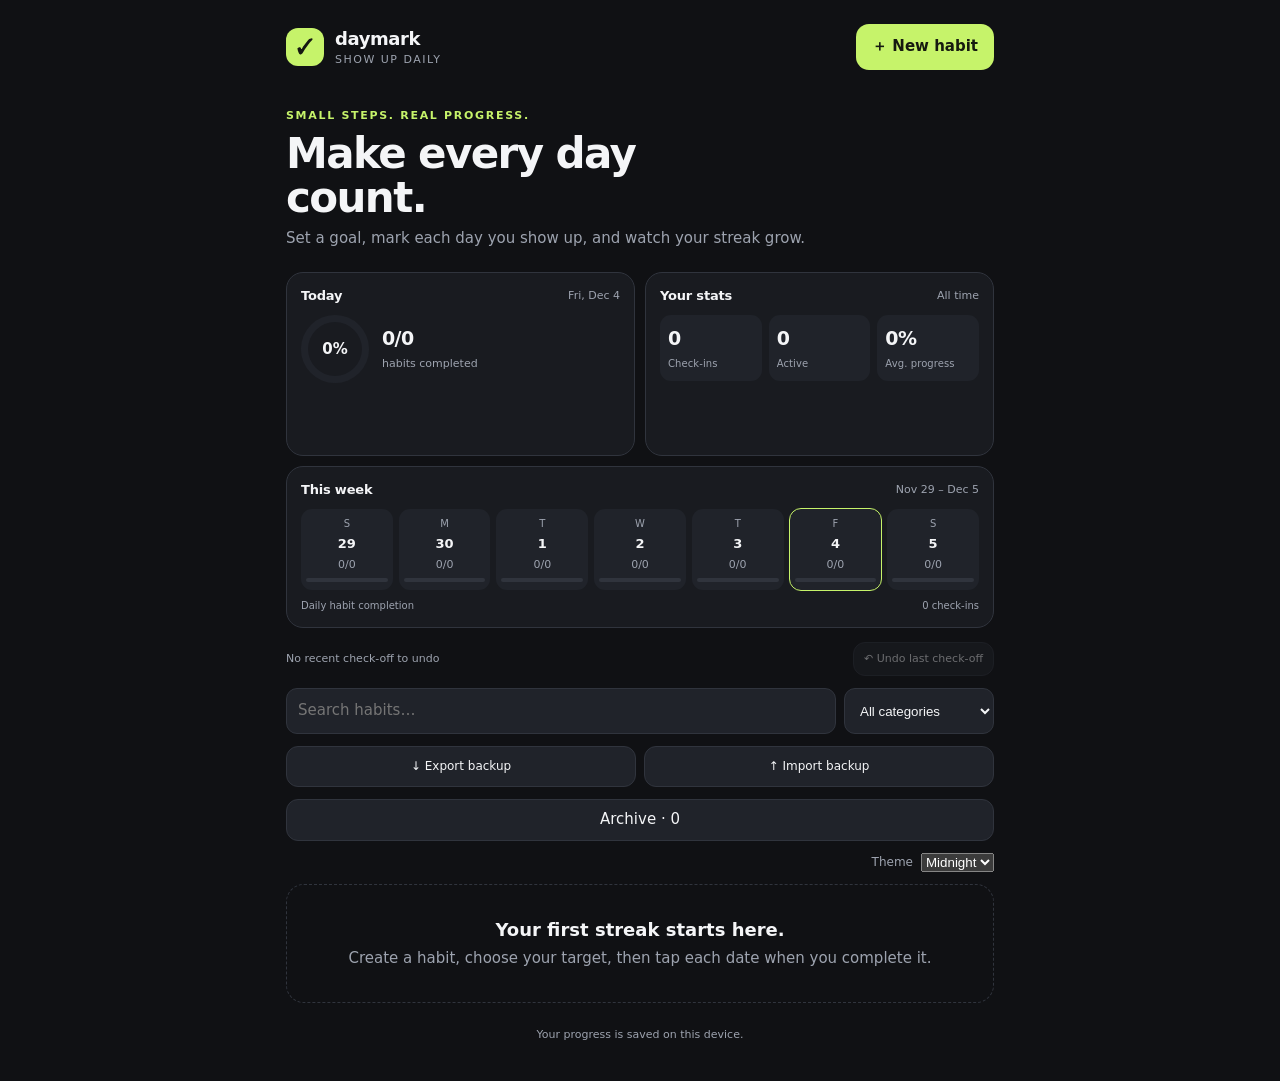
<file: index.html>
<!doctype html>
<html lang="en">
<head>
<meta charset="utf-8">
<meta name="viewport" content="width=device-width, initial-scale=1, viewport-fit=cover">
<meta name="theme-color" content="#101114">
<meta name="description" content="A simple habit calendar with progress insights, one day at a time.">
<link rel="manifest" href="manifest.webmanifest">
<link rel="icon" type="image/png" href="icons/daymark-any-192.png">
<link rel="apple-touch-icon" href="icons/apple-touch-180.png">
<title>Daymark — Keep your streak</title>
<style>
:root{color-scheme:dark;--bg:#101114;--panel:#191b20;--panel2:#20232a;--line:#30343d;--muted:#9da3af;--text:#f4f5f7;--accent:#c6f36a;--red:#ff7e7e;--cell:#23262d;--track:#343842}
:root[data-theme="light"]{color-scheme:light;--bg:#f4f5ef;--panel:#fff;--panel2:#eff1e9;--line:#dfe2d7;--muted:#747b6c;--text:#20231b;--accent:#668b29;--cell:#e6e9dd;--track:#d5d9ca}:root[data-theme="violet"]{--accent:#c3a5ff}:root[data-theme="ocean"]{--accent:#79d8df}
*{box-sizing:border-box}[hidden]{display:none!important}body{margin:0;background:var(--bg);color:var(--text);font:15px/1.45 system-ui,-apple-system,Segoe UI,Roboto,sans-serif}
button,input{font:inherit}button{cursor:pointer}.app{max-width:760px;margin:auto;padding:env(safe-area-inset-top) max(18px,env(safe-area-inset-left)) calc(28px + env(safe-area-inset-bottom)) max(18px,env(safe-area-inset-right))}
header{display:flex;align-items:center;justify-content:space-between;padding:24px 0 18px} .brand{display:flex;gap:11px;align-items:center}.mark{width:38px;height:38px;border-radius:12px;background:var(--accent);color:#151711;display:grid;place-items:center}.tick{width:100%;height:100%;fill:currentColor;display:block}.brand strong{font-size:18px;letter-spacing:-.4px}.brand small{display:block;color:var(--muted);font-size:11px;letter-spacing:1.5px;text-transform:uppercase}
button.primary{background:var(--accent);color:#161a10;border:0;border-radius:13px;padding:12px 16px;font-weight:750}button.ghost{background:var(--panel2);color:var(--text);border:1px solid var(--line);border-radius:12px;padding:9px 12px}
.intro{padding:20px 0 22px}.eyebrow{color:var(--accent);font-size:11px;font-weight:800;letter-spacing:1.7px;text-transform:uppercase}.intro h1{font-size:clamp(28px,6vw,42px);line-height:1.05;letter-spacing:-1.6px;margin:8px 0}.intro p{color:var(--muted);margin:8px 0 0}
.tasklist{display:grid;gap:14px}.empty{border:1px dashed var(--line);border-radius:18px;padding:32px 22px;text-align:center;color:var(--muted)}.empty b{display:block;color:var(--text);font-size:18px;margin-bottom:5px}
.task{background:var(--panel);border:1px solid var(--line);border-radius:20px;padding:17px;overflow:hidden}.tasktop{display:flex;justify-content:space-between;gap:12px;align-items:flex-start}.taskname{font-size:19px;font-weight:750;letter-spacing:-.4px;overflow-wrap:anywhere}.taskmeta{font-size:12px;color:var(--muted);margin-top:4px}.taskactions{display:flex;gap:5px;flex-wrap:wrap;justify-content:flex-end}.tasktools{display:flex;gap:5px}.tasktools .iconbtn{font-size:14px}.tasktop>div:first-child{min-width:0;flex:1}.taskmeta{overflow-wrap:anywhere}.taskactions,.tasktools{flex-wrap:nowrap;flex-shrink:0}.task.pinned{border-color:var(--accent)}.pinmark{color:var(--accent);font-size:11px;margin-left:6px}.bulkbar{display:flex;justify-content:space-between;align-items:center;gap:10px;margin:0 0 12px;padding:11px 12px;border:1px solid var(--line);border-radius:13px;background:var(--panel)}.bulkbar span{font-size:12px;color:var(--muted)}.bulkbar button{white-space:nowrap;font-size:12px;padding:9px 11px}.iconbtn{width:40px;height:40px;border-radius:10px;border:1px solid var(--line);background:var(--panel2);color:var(--muted)}
.stats{display:grid;grid-template-columns:1fr 1fr 1fr;gap:8px;margin:16px 0}.stat{background:var(--panel2);border-radius:12px;padding:10px}.stat b{display:block;font-size:20px;letter-spacing:-.6px}.stat span{font-size:10px;color:var(--muted);text-transform:uppercase;letter-spacing:1px}
.progresshead{display:flex;justify-content:space-between;color:var(--muted);font-size:12px;margin-bottom:7px}.bar{height:7px;border-radius:9px;background:var(--track);overflow:hidden}.bar i{display:block;height:100%;background:var(--accent);border-radius:9px}
.calhead{display:flex;justify-content:space-between;align-items:center;margin:19px 0 10px}.calhead strong{font-size:13px}.monthnav{display:flex;gap:6px}.monthnav button{width:40px;height:38px;padding:0}.week,.days{display:grid;grid-template-columns:repeat(7,1fr);gap:5px}.week span{text-align:center;color:var(--muted);font-size:10px;padding:4px 0}.day{aspect-ratio:1;border-radius:10px;background:var(--cell);border:1px solid transparent;color:var(--text);display:grid;place-items:center;position:relative;font-size:12px;padding:0}.day.blank{background:transparent}.day.out{opacity:.28}.day.done{background:var(--accent);color:#17200d;font-weight:850}.task .day.done{background:var(--task-accent,var(--accent))}.day.today{border-color:var(--accent)}.task .day.today{border-color:var(--task-accent,var(--accent))}.day:disabled{cursor:default;opacity:.4}.legend{display:flex;gap:14px;color:var(--muted);font-size:11px;margin-top:12px}.dot{display:inline-block;width:8px;height:8px;border-radius:3px;margin-right:5px;background:var(--accent)}.dot.pending{background:var(--track)}
.heatwrap{margin-top:17px;padding-top:13px;border-top:1px solid var(--line)}.heat{display:grid;grid-template-columns:repeat(13,1fr);grid-template-rows:repeat(29,7px);grid-auto-flow:column;gap:3px;margin-top:9px}.heatcell{background:var(--panel2);border-radius:2px}.heatcell.active{background:var(--accent)}.task .heatcell.active{background:var(--task-accent,var(--accent))}.heatlabel{font-size:11px;color:var(--muted)}.day.pop{animation:pop .35s ease}@keyframes pop{50%{transform:scale(1.18)}}
.note{font-size:11px;color:var(--muted);margin-top:12px}
dialog{border:1px solid var(--line);border-radius:20px;background:var(--panel);color:var(--text);width:min(440px,calc(100% - 28px));padding:22px;box-shadow:0 20px 80px #0009}dialog::backdrop{background:#000a}dialog h2{margin:0 0 16px;font-size:22px}.field{display:grid;gap:6px;margin:13px 0}.field label{font-size:12px;color:var(--muted)}.field input{width:100%;background:var(--panel2);border:1px solid var(--line);border-radius:11px;padding:12px;color:var(--text)}.formactions{display:flex;justify-content:flex-end;gap:8px;margin-top:20px}.danger{color:var(--red)!important}
.restart-copy{color:var(--muted);font-size:13px;line-height:1.5}.restart-highlight{background:var(--panel2);border:1px solid var(--line);border-radius:12px;padding:12px;margin:12px 0}.restart-highlight b{color:var(--accent)}

#splash{position:fixed;inset:0;z-index:9999;background:#101114;display:grid;place-items:center;opacity:1;visibility:visible;transition:opacity .35s ease,visibility .35s ease}
#splash.hide{opacity:0;visibility:hidden;pointer-events:none}
.splash-logo{width:88px;height:88px;border-radius:28px;background:#c6f36a;color:#151711;display:grid;place-items:center;box-shadow:0 12px 45px #0005}
@media(prefers-reduced-motion:reduce){#splash{transition:none}}

.dashboard{display:grid;grid-template-columns:repeat(2,minmax(0,1fr));gap:10px;margin:0 0 14px;align-items:stretch}
.dashcard{background:var(--panel);border:1px solid var(--line);border-radius:17px;padding:14px;min-width:0;min-height:184px;display:flex;flex-direction:column;justify-content:flex-start}
.dashhead{display:flex;justify-content:space-between;align-items:center;gap:8px;margin-bottom:10px}
.dashhead strong{font-size:13px;letter-spacing:-.2px}
.dashmuted{font-size:11px;color:var(--muted)}
.todaycard{display:flex;align-items:center;gap:13px}
.ring{width:68px;height:68px;border-radius:50%;display:grid;place-items:center;flex:none;background:conic-gradient(var(--accent) var(--progress),var(--panel2) 0);position:relative}
.ring:before{content:"";position:absolute;inset:7px;border-radius:50%;background:var(--panel)}
.ring b{position:relative;font-size:15px}
.todaycopy b{display:block;font-size:19px;letter-spacing:-.6px}
.todaycopy span{font-size:11px;color:var(--muted)}
.weekly{grid-column:1/-1;min-height:0}
.weekstrip{display:grid;grid-template-columns:repeat(7,1fr);gap:6px}
.weekday{background:var(--panel2);border-radius:11px;padding:8px 3px;text-align:center;min-width:0}
.weekday .wd{font-size:10px;color:var(--muted)}
.weekday .wdnum{font-size:13px;font-weight:750;margin:3px 0}
.weekday .wdbar{height:4px;border-radius:5px;background:var(--line);overflow:hidden;margin:5px 2px 0}
.weekday .wdbar i{display:block;height:100%;background:var(--accent)}
.weekday.today{outline:1px solid var(--accent)}
.weeklyfoot{display:flex;justify-content:space-between;gap:8px;margin-top:9px;color:var(--muted);font-size:10px}
.globalstats{display:grid;grid-template-columns:repeat(3,minmax(0,1fr));gap:7px;align-items:stretch}
.globalstat{background:var(--panel2);border-radius:11px;padding:10px 8px;min-width:0;display:flex;flex-direction:column;justify-content:center;gap:5px}
.globalstat b{display:block;font-size:19px;letter-spacing:-.5px}
.globalstat span{font-size:10px;line-height:1.25;color:var(--muted);text-transform:none;letter-spacing:.1px;overflow-wrap:normal;word-break:normal}
.dashactions{display:flex;align-items:center;justify-content:space-between;gap:8px;margin:0 0 12px}
.dashactions button{font-size:11px;padding:8px 10px}
button:disabled{cursor:default;opacity:.4}
@media(max-width:390px){.dashboard{gap:7px}.dashcard{padding:11px}.todaycard{gap:8px}.ring{width:58px;height:58px}.globalstat{padding:7px}.globalstat b{font-size:17px}}


.toolsbar{display:grid;grid-template-columns:1fr 150px;gap:8px;margin:0 0 12px}
.toolsbar input,.toolsbar select,.field select,.field textarea{width:100%;background:var(--panel2);border:1px solid var(--line);border-radius:11px;padding:11px;color:var(--text)}
.v9actions{display:flex;gap:6px;flex-wrap:wrap;margin-top:12px}
.v9actions button{font-size:11px;padding:8px 10px}
.task.paused{opacity:.72;border-style:dashed}.task .day.done{background:var(--task-accent,var(--accent))}
.task.archived{opacity:.82}
.taskbadge{display:inline-flex;padding:3px 7px;border-radius:7px;background:var(--panel2);color:var(--muted);font-size:10px;margin:5px 4px 0 0}
.achievement{display:inline-flex;padding:4px 7px;border-radius:7px;background:color-mix(in srgb,var(--task-accent,var(--accent)) 17%,var(--panel2));color:var(--text);font-size:10px;margin:5px 4px 0 0}
.note-preview{margin-top:8px;padding:9px 10px;border-left:2px solid var(--task-accent,var(--accent));background:var(--panel2);border-radius:0 9px 9px 0;color:var(--muted);font-size:11px}
.archivehead{display:flex;justify-content:space-between;align-items:center;margin:18px 0 10px}
.archivehead strong{font-size:13px}
.focus-exit{display:none;position:fixed;right:16px;bottom:calc(18px + env(safe-area-inset-bottom));z-index:1000;box-shadow:0 8px 30px #0007}
body.focus-mode .task:not(.focused),body.focus-mode .dashboard,body.focus-mode .intro,body.focus-mode .toolsbar,body.focus-mode .bulkbar,body.focus-mode .dashactions,body.focus-mode #archiveToggle,body.focus-mode #archiveHead,body.focus-mode #archiveList,body.focus-mode footer{display:none!important}
body.focus-mode .app>header,body.focus-mode #theme{display:none!important}
body.focus-mode .task.focused{max-width:100%}
body.focus-mode .focus-exit{display:block}
@media(max-width:420px){.toolsbar{grid-template-columns:1fr 120px}.v9actions button{padding:7px 8px}}


.backupbar{display:grid;grid-template-columns:repeat(2,minmax(0,1fr));gap:8px;margin:0 0 12px}
.backupbar button{width:100%;white-space:nowrap;padding:11px 8px;font-size:12px}
.dashboard>.dashcard:not(.weekly){min-height:184px}
@media(max-width:390px){.dashboard{grid-template-columns:1fr}.dashboard>.dashcard:not(.weekly){min-height:0}.globalstat{padding:10px}.globalstat span{font-size:11px}.backupbar button{font-size:11px}}

footer{text-align:center;color:var(--muted);font-size:11px;padding:24px 0 10px}
@media(min-width:620px){.app{padding-left:max(26px,env(safe-area-inset-left));padding-right:max(26px,env(safe-area-inset-right))}.task{padding:21px}.day{border-radius:12px;font-size:13px}}

.streak-presets{display:grid;grid-template-columns:repeat(3,minmax(0,1fr));gap:8px}
.streak-preset{min-height:42px;border:1px solid var(--line);border-radius:11px;background:var(--panel2);color:var(--text);font-weight:650;padding:8px 5px}
.streak-preset.selected{border-color:var(--accent);background:var(--accent);color:#151515}
@media(max-width:520px){.tasktop{display:flex;flex-direction:column;align-items:stretch;gap:9px}.taskactions{width:100%;justify-content:flex-start;gap:5px}.tasktools{gap:5px}.taskactions .iconbtn{flex:0 0 40px}.taskmeta{max-width:100%}}

.celebration-dialog{width:min(92vw,430px);border:1px solid var(--line);border-radius:24px;padding:0;background:var(--panel);color:var(--text);overflow:hidden;box-shadow:0 24px 90px #0009}
.celebration-dialog::backdrop{background:#050609d9;backdrop-filter:blur(5px)}
.celebration-content{position:relative;text-align:center;padding:34px 24px 24px;overflow:hidden}
.celebration-trophy{font-size:62px;line-height:1.2;position:relative;z-index:1;animation:trophy-pop .75s cubic-bezier(.2,1.6,.4,1) both}
.celebration-eyebrow{font-size:11px;letter-spacing:2px;font-weight:850;color:var(--accent);margin:15px 0 7px}
.celebration-content h2{font-size:28px;margin:0 0 9px;letter-spacing:-.8px}
.celebration-content>p:not(.celebration-eyebrow){color:var(--muted);line-height:1.5;margin:0 auto;max-width:290px}
.celebration-actions{display:flex;gap:9px;justify-content:center;margin-top:25px;flex-wrap:wrap}
.celebration-actions button{flex:1;min-width:125px}
.celebration-confetti{position:absolute;inset:0;pointer-events:none;overflow:hidden}
.celebration-confetti i{position:absolute;top:-15px;width:8px;height:14px;border-radius:3px;background:var(--accent);animation:confetti-fall 1.8s ease-out both}
.celebration-confetti i:nth-child(1){left:8%;animation-delay:.05s;background:#ffc66d;transform:rotate(25deg)}
.celebration-confetti i:nth-child(2){left:22%;animation-delay:.2s;background:#79d8df}
.celebration-confetti i:nth-child(3){left:37%;animation-delay:.0s;background:#c3a5ff}
.celebration-confetti i:nth-child(4){left:58%;animation-delay:.15s;background:#ffadad}
.celebration-confetti i:nth-child(5){left:73%;animation-delay:.08s;background:#ffc66d}
.celebration-confetti i:nth-child(6){left:91%;animation-delay:.25s;background:#79d8df}
.celebration-confetti i:nth-child(7){left:48%;animation-delay:.3s;background:#c3a5ff}
.celebration-confetti i:nth-child(8){left:83%;animation-delay:.35s;background:#91d6a8}
@keyframes trophy-pop{0%{transform:translateY(18px) scale(.35);opacity:0}70%{transform:translateY(-5px) scale(1.12)}100%{transform:translateY(0) scale(1);opacity:1}}
@keyframes confetti-fall{0%{transform:translateY(-15px) rotate(0);opacity:0}15%{opacity:1}100%{transform:translateY(190px) rotate(390deg);opacity:0}}
</style>
</head>
<body>
<div id="splash" aria-label="Daymark"><div class="splash-logo"><svg class="tick" viewBox="0 0 100 100" aria-hidden="true"><path d="M35.39 68.47 L36.31 69.03 L37.50 69.47 L38.20 69.59 L39.04 69.54 L40.17 69.17 L41.01 68.73 L41.85 68.08 L42.91 66.99 L44.66 64.54 L49.67 56.04 L56.92 45.93 L62.66 38.48 L67.70 32.94 L69.24 31.04 L69.76 29.99 L69.89 29.00 L69.73 28.34 L69.17 27.53 L68.82 27.32 L68.12 27.25 L65.66 27.91 L63.55 28.10 L62.71 28.30 L61.99 28.65 L61.24 29.20 L58.48 31.60 L56.90 33.29 L53.79 37.24 L50.21 41.99 L46.75 46.98 L45.08 48.62 L42.70 53.51 L41.92 54.73 L41.22 55.39 L40.59 55.53 L40.03 55.22 L39.61 54.42 L39.12 52.91 L38.62 52.01 L37.90 51.19 L36.94 50.66 L35.96 50.56 L34.48 50.86 L31.32 52.33 L30.69 52.81 L30.31 53.51 L30.24 54.49 L30.97 58.29 L31.39 59.90 L32.49 62.99 L33.71 65.87 L34.62 67.53Z"/></svg></div></div>
<div class="app">
<header><div class="brand"><div class="mark"><svg class="tick" viewBox="0 0 100 100" aria-hidden="true"><path d="M35.39 68.47 L36.31 69.03 L37.50 69.47 L38.20 69.59 L39.04 69.54 L40.17 69.17 L41.01 68.73 L41.85 68.08 L42.91 66.99 L44.66 64.54 L49.67 56.04 L56.92 45.93 L62.66 38.48 L67.70 32.94 L69.24 31.04 L69.76 29.99 L69.89 29.00 L69.73 28.34 L69.17 27.53 L68.82 27.32 L68.12 27.25 L65.66 27.91 L63.55 28.10 L62.71 28.30 L61.99 28.65 L61.24 29.20 L58.48 31.60 L56.90 33.29 L53.79 37.24 L50.21 41.99 L46.75 46.98 L45.08 48.62 L42.70 53.51 L41.92 54.73 L41.22 55.39 L40.59 55.53 L40.03 55.22 L39.61 54.42 L39.12 52.91 L38.62 52.01 L37.90 51.19 L36.94 50.66 L35.96 50.56 L34.48 50.86 L31.32 52.33 L30.69 52.81 L30.31 53.51 L30.24 54.49 L30.97 58.29 L31.39 59.90 L32.49 62.99 L33.71 65.87 L34.62 67.53Z"/></svg></div><div><strong>daymark</strong><small>show up daily</small></div></div><button class="primary" id="addBtn">＋ New habit</button></header>
<section class="intro"><div class="eyebrow">Small steps. Real progress.</div><h1>Make every day<br>count.</h1><p>Set a goal, mark each day you show up, and watch your streak grow.</p></section>
<section class="dashboard" id="dashboard">
  <div class="dashcard">
    <div class="dashhead"><strong>Today</strong><span class="dashmuted" id="todayLabel"></span></div>
    <div class="todaycard"><div class="ring" id="todayRing" style="--progress:0deg"><b id="todayPct">0%</b></div><div class="todaycopy"><b id="todayCount">0/0</b><span>habits completed</span></div></div>
  </div>
  <div class="dashcard">
    <div class="dashhead"><strong>Your stats</strong><span class="dashmuted">All time</span></div>
    <div class="globalstats"><div class="globalstat"><b id="statChecks">0</b><span>Check-ins</span></div><div class="globalstat"><b id="statActive">0</b><span>Active</span></div><div class="globalstat"><b id="statRate">0%</b><span>Avg. progress</span></div></div>
  </div>
  <div class="dashcard weekly">
    <div class="dashhead"><strong>This week</strong><span class="dashmuted" id="weekRange"></span></div>
    <div class="weekstrip" id="weekStrip"></div>
    <div class="weeklyfoot"><span>Daily habit completion</span><span id="weekTotal">0 check-ins</span></div>
  </div>
</section>
<div class="dashactions"><span class="dashmuted" id="undoHint">Your latest check-off can be undone</span><button class="ghost" id="undoBtn" disabled>↶ Undo last check-off</button></div>
<div class="toolsbar"><input id="habitSearch" type="search" placeholder="Search habits…" aria-label="Search habits"><select id="categoryFilter" aria-label="Filter by category"><option value="all">All categories</option><option>Health</option><option>Fitness</option><option>Learning</option><option>Productivity</option><option>Personal</option><option>Other</option></select></div>
<div class="backupbar"><button class="ghost" id="exportBtn">↓ Export backup</button><button class="ghost" id="importBtn">↑ Import backup</button><input type="file" id="importFile" accept="application/json,.json" hidden></div>
<button class="ghost" id="archiveToggle" style="width:100%;margin-bottom:12px">Archive · <span id="archiveCount">0</span></button>
<div id="archiveHead" class="archivehead" hidden><strong>Archived habits</strong><span class="dashmuted">History kept safely</span></div><main id="archiveList" class="tasklist" hidden></main>
<button class="primary focus-exit" id="exitFocus">Exit focus mode</button>
<div style="display:flex;justify-content:flex-end;align-items:center;gap:8px;margin-bottom:12px;color:var(--muted);font-size:12px">Theme <select id="theme"><option value="dark">Midnight</option><option value="light">Light</option><option value="violet">Violet</option><option value="ocean">Ocean</option></select></div><div class="bulkbar" id="bulkBar"><span id="bulkInfo">Mark today across your active habits</span><button class="primary" id="bulkComplete">✓ Mark all today</button></div><main id="taskList" class="tasklist"></main>
<footer>Your progress is saved on this device.</footer>
</div>
<dialog id="taskDialog">
<form id="taskForm">
<h2 id="dialogTitle">Create a habit</h2>
<div class="field"><label for="taskName">What do you want to do?</label><input id="taskName" maxlength="70" placeholder="e.g. Read 20 pages" required></div>
<div class="field"><label for="taskCategory">Category</label><select id="taskCategory"><option>Health</option><option>Fitness</option><option>Learning</option><option>Productivity</option><option>Personal</option><option>Other</option></select></div>
<div class="field"><label for="taskColor">Habit colour</label><select id="taskColor"><option value="">Use theme colour</option><option value="#c6f36a">Lime</option><option value="#79d8df">Ocean</option><option value="#c3a5ff">Violet</option><option value="#ffadad">Coral</option><option value="#ffc66d">Amber</option><option value="#91d6a8">Mint</option></select></div><div class="formactions"><button type="button" class="ghost" id="cancelBtn">Cancel</button><button class="primary" type="submit">Save habit</button></div>
</form>
</dialog>
<dialog id="streakDialog"><form id="streakForm"><h2>Start a new streak</h2><p class="restart-copy" id="streakPromptDate">Selected date</p><div class="field"><label>Choose a streak length</label><div class="streak-presets" role="group" aria-label="Streak length presets"><button type="button" class="streak-preset" data-days="7">7 days</button><button type="button" class="streak-preset" data-days="21">21 days</button><button type="button" class="streak-preset selected" data-days="30">30 days</button><button type="button" class="streak-preset" data-days="60">60 days</button><button type="button" class="streak-preset" data-days="90">90 days</button><button type="button" class="streak-preset" data-days="365">365 days</button></div></div><div class="field"><label for="streakCustomLength">Custom number of days</label><input id="streakCustomLength" type="number" min="1" max="3660" placeholder="Enter a custom duration"></div><input id="streakLength" type="hidden" value="30"><div class="formactions"><button type="button" class="ghost" id="streakCancel">Cancel</button><button class="primary" type="submit">Start streak</button></div></form></dialog>
<dialog id="streakCompleteDialog" class="celebration-dialog">
 <div class="celebration-content">
  <div class="celebration-confetti" aria-hidden="true"><i></i><i></i><i></i><i></i><i></i><i></i><i></i><i></i></div>
  <div class="celebration-trophy" aria-hidden="true">🏆</div>
  <p class="celebration-eyebrow">STREAK COMPLETED</p>
  <h2 id="streakCompleteTitle">You did it!</h2>
  <p id="streakCompleteMessage">You showed up every day and completed your goal.</p>
  <div class="celebration-actions">
   <button type="button" class="ghost" id="celebrationDone">Maybe later</button>
   <button type="button" class="primary" id="celebrationExtend">Extend my streak</button>
  </div>
 </div>
</dialog>
<dialog id="noteDialog"><form id="noteForm"><h2>Daily note</h2><div class="field"><label for="noteDate">Date</label><input id="noteDate" type="date" required></div><div class="field"><label for="noteText">What would you like to remember?</label><textarea id="noteText" rows="4" maxlength="500" placeholder="A quick reflection, detail or win…"></textarea></div><div class="formactions"><button type="button" class="ghost" id="noteCancel">Cancel</button><button class="primary" type="submit">Save note</button></div></form></dialog>
<script>window.addEventListener("load",function(){setTimeout(function(){var e=document.getElementById("splash");if(e)e.classList.add("hide")},650)})</script>
<script>
const $=s=>document.querySelector(s), todayISO=()=>{const d=new Date();d.setMinutes(d.getMinutes()-d.getTimezoneOffset());return d.toISOString().slice(0,10)};
const DATE_RE=/^\d{4}-\d{2}-\d{2}$/,CATS=['Health','Fitness','Learning','Productivity','Personal','Other'];
let loadFailed=false;
function validDate(s){return typeof s==='string'&&DATE_RE.test(s)&&iso(dateObj(s))===s}
function cleanDates(a){return Array.isArray(a)?[...new Set(a.filter(validDate))].sort():[]}
function normTask(t){
 if(!t||typeof t!=='object'||typeof t.name!=='string')return null;
 let days=Math.min(3660,Math.max(0,Math.floor(Number(t.days))||0));
 const start=validDate(t.start)&&days>0?t.start:'';if(!start)days=0;
 const out={id:typeof t.id==='string'&&/^[\w-]{1,64}$/.test(t.id)?t.id:crypto.randomUUID(),name:t.name.slice(0,70)||'Untitled',category:CATS.includes(t.category)?t.category:'Personal',color:/^#[0-9a-f]{6}$/i.test(t.color||'')?t.color:'',days,start,done:cleanDates(t.done),history:[],notes:{}};
 for(const h of Array.isArray(t.history)?t.history:[]){if(!h||typeof h!=='object')continue;const hd=Math.min(3660,Math.max(0,Math.floor(Number(h.days))||0)),hs=validDate(h.start)&&hd>0?h.start:'';out.history.push({start:hs,days:hs?hd:0,done:cleanDates(h.done),endedAt:validDate(h.endedAt)?h.endedAt:''})}
 if(t.notes&&typeof t.notes==='object')for(const k of Object.keys(t.notes))if(validDate(k)&&typeof t.notes[k]==='string')out.notes[k]=t.notes[k].slice(0,500);
 ['paused','archived','pinned'].forEach(k=>{if(t[k])out[k]=true});
 if(out.paused&&validDate(t.pausedAt))out.pausedAt=t.pausedAt;
 out.pauses=(Array.isArray(t.pauses)?t.pauses:[]).filter(r=>r&&validDate(r.from)&&validDate(r.to)&&r.from<=r.to).map(r=>({from:r.from,to:r.to}));
 if(Number.isFinite(t.order))out.order=t.order;
 if(start){const end=addDays(start,days-1),inH=new Set(out.history.flatMap(h=>h.done));out.done=out.done.filter(d=>(d>=start&&d<=end)||!inH.has(d))}
 return out;
}
function dedupeIds(list){const seen=new Set();return list.map(t=>{if(seen.has(t.id))t.id=crypto.randomUUID();seen.add(t.id);return t})}
function loadTasks(){
 let raw='[]';
 try{raw=localStorage.getItem('daymark-tasks-v2')||localStorage.getItem('daymark-tasks')||'[]';const p=JSON.parse(raw),arr=Array.isArray(p)?p:p&&p.tasks;if(!Array.isArray(arr))throw new Error('bad');return dedupeIds(arr.map(normTask).filter(Boolean))}
 catch(e){loadFailed=true;try{localStorage.setItem('daymark-corrupt-backup',raw)}catch(_){}return[]}
}
let tasks=loadTasks(), editing=null, monthOffsets={}, popDate=null;
let undoAction=null;try{undoAction=JSON.parse(localStorage.getItem('daymark-undo-v8')||'null')}catch(e){}
let archiveOpen=false, noteTaskId=null, focusTaskId=null;
const savedTheme=localStorage.getItem('daymark-theme')||'dark';document.documentElement.dataset.theme=savedTheme;
function save(){try{localStorage.setItem('daymark-tasks-v2',JSON.stringify(tasks))}catch(e){toast('Could not save — device storage may be full.')}render()}
function dateObj(s){const [y,m,d]=s.split('-').map(Number);return new Date(y,m-1,d)}
function iso(d){return `${d.getFullYear()}-${String(d.getMonth()+1).padStart(2,'0')}-${String(d.getDate()).padStart(2,'0')}`}
function addDays(s,n){const d=dateObj(s);d.setDate(d.getDate()+n);return iso(d)}
function esc(s){return s.replace(/[&<>"']/g,c=>({'&':'&amp;','<':'&lt;','>':'&gt;','"':'&quot;',"'":'&#39;'}[c]))}
function inWin(t,d){return !!t.start&&Number(t.days)>0&&d>=t.start&&d<=addDays(t.start,Number(t.days)-1)}
function completedSet(t){return new Set([...(t.done||[]),...(t.history||[]).flatMap(h=>h.done||[])])}
function isPaused(t,d){return (t.pauses||[]).some(r=>d>=r.from&&d<=r.to)||!!(t.paused&&t.pausedAt&&d>=t.pausedAt)}
function prevActive(t,d){let p=addDays(d,-1),n=0;while(isPaused(t,p)&&n++<3700)p=addDays(p,-1);return p}
function canContinue(t,d){return inWin(t,d)&&!(t.done||[]).includes(d)&&completedSet(t).has(prevActive(t,d))}
function streak(t){if(!inWin(t,t.start))return 0;const end=addDays(t.start,Number(t.days)-1),done=new Set(t.done||[]);let c=todayISO();if(c>end)c=end;else if(!done.has(c))c=prevActive(t,c);let n=0;while(c>=t.start&&done.has(c)){n++;c=prevActive(t,c)}return n}
function longest(t){let best=0;const groups=[...(t.history||[]),{start:t.start,days:t.days,done:t.done||[]}];for(const g of groups){if(!g.start||!Number(g.days))continue;let run=0,prev='';for(const d of [...new Set(g.done||[])].filter(x=>x>=g.start&&x<=addDays(g.start,g.days-1)).sort()){run=prev&&prevActive(t,d)===prev?run+1:1;best=Math.max(best,run);prev=d}}return best}
function heatmap(t){const y=new Date().getFullYear(),all=[...new Set([...(t.history||[]).flatMap(h=>h.done||[]),...(t.done||[])])];let cells='';for(let i=0;i<365+(new Date(y,1,29).getMonth()===1?1:0);i++){const d=iso(new Date(y,0,i+1));cells+=`<div class="heatcell ${all.includes(d)?'active':''}" title="${d}"></div>`}return `<div class="heatwrap"><div class="heatlabel"><b>${y} consistency heatmap</b> · ${all.filter(d=>d.startsWith(String(y))).length} completed days</div><div class="heat">${cells}</div></div>`}
function orderedTasks(){return tasks.filter(t=>!t.archived).sort((a,b)=>(Number(!!b.pinned)-Number(!!a.pinned))||((a.order??tasks.indexOf(a))-(b.order??tasks.indexOf(b))))}

function persistUndo(){localStorage.setItem('daymark-undo-v8',JSON.stringify(undoAction))}
function setUndo(changes,label){
 if(!changes.length)return;
 undoAction={changes,label,at:Date.now()};
 persistUndo();
}
function undoLast(){
 if(!undoAction)return;
 let restored=0;
 for(const change of undoAction.changes){
  const t=tasks.find(x=>x.id===change.taskId);if(!t)continue;
  t.done=t.done||[];
  const exists=completedSet(t).has(change.date);
  if(change.wasDone&&!exists){
   const h=(t.history||[]).find(h=>h.start&&Number(h.days)>0&&change.date>=h.start&&change.date<=addDays(h.start,Number(h.days)-1));
   if(h&&!inWin(t,change.date)){h.done=h.done||[];h.done.push(change.date)}else t.done.push(change.date);
   restored++}
  else if(!change.wasDone&&exists){t.done=t.done.filter(d=>d!==change.date);(t.history||[]).forEach(h=>{h.done=(h.done||[]).filter(d=>d!==change.date)});restored++}
 }
 undoAction=null;persistUndo();save();
 if(restored)toast(`Undid ${restored} check-off${restored===1?'':'s'}.`);
}
function renderDashboard(){
 const today=todayISO();
 const eligible=tasks.filter(t=>!t.archived&&!t.paused&&inWin(t,today));
 const completed=eligible.filter(t=>(t.done||[]).includes(today)).length;
 const pct=eligible.length?Math.round(completed/eligible.length*100):0;
 $('#todayLabel').textContent=new Date().toLocaleDateString(undefined,{weekday:'short',day:'numeric',month:'short'});
 $('#todayRing').style.setProperty('--progress',(pct*3.6)+'deg');
 $('#todayPct').textContent=pct+'%';
 $('#todayCount').textContent=completed+'/'+eligible.length;
 const visibleTasks=tasks.filter(t=>!t.archived); const checks=visibleTasks.reduce((n,t)=>n+new Set([...(t.history||[]).flatMap(h=>h.done||[]),...(t.done||[])]).size,0);
 const active=eligible.length;
 const planned=visibleTasks.filter(t=>t.start&&Number(t.days)>0);const avg=planned.length?Math.round(planned.reduce((n,t)=>n+Math.min(100,(t.done||[]).filter(d=>inWin(t,d)).length/Number(t.days)*100),0)/planned.length):0;
 $('#statChecks').textContent=checks;
 $('#statActive').textContent=active;
 $('#statRate').textContent=avg+'%';
 const now=dateObj(today), monday=new Date(now);monday.setDate(now.getDate()-now.getDay());
 const sunday=new Date(monday);sunday.setDate(monday.getDate()+6);
 $('#weekRange').textContent=monday.toLocaleDateString(undefined,{month:'short',day:'numeric'})+' – '+sunday.toLocaleDateString(undefined,{month:'short',day:'numeric'});
 let total=0,strip='';
 const labels=['S','M','T','W','T','F','S'];
 for(let i=0;i<7;i++){
  const d=new Date(monday);d.setDate(monday.getDate()+i);const key=iso(d);
  const due=tasks.filter(t=>!t.archived&&((inWin(t,key)&&!isPaused(t,key))||completedSet(t).has(key)));
  const done=due.filter(t=>completedSet(t).has(key)).length;
  total+=done;const ratio=due.length?Math.round(done/due.length*100):0;
  strip+=`<div class="weekday ${key===today?'today':''}" title="${key}: ${done}/${due.length} habits"><div class="wd">${labels[i]}</div><div class="wdnum">${d.getDate()}</div><div class="dashmuted">${done}/${due.length}</div><div class="wdbar"><i style="width:${ratio}%"></i></div></div>`;
 }
 $('#weekStrip').innerHTML=strip;
 $('#weekTotal').textContent=total+' check-in'+(total===1?'':'s');
 const validUndo=undoAction&&undoAction.changes.some(c=>tasks.some(t=>t.id===c.taskId));
 if(!validUndo)undoAction=null;
 $('#undoBtn').disabled=!validUndo;
 $('#undoHint').textContent=validUndo?'Latest action: '+undoAction.label:'No recent check-off to undo';
}
function toast(message){
 let el=$('#toast');if(!el){el=document.createElement('div');el.id='toast';el.style.cssText='position:fixed;left:50%;bottom:calc(22px + env(safe-area-inset-bottom));transform:translateX(-50%);background:var(--text);color:var(--bg);padding:10px 15px;border-radius:12px;font-size:12px;font-weight:700;z-index:10000;box-shadow:0 8px 30px #0005;max-width:calc(100% - 36px);text-align:center';document.body.appendChild(el)}el.textContent=message;el.style.display='block';clearTimeout(window.__daymarkToast);window.__daymarkToast=setTimeout(()=>el.style.display='none',2200);
}


function taskCardMarkup(t,index,ordered,isArchived=false){
 t.done=t.done||[];t.notes=t.notes||{};
 const today=todayISO(),hasPlan=!!t.start&&Number(t.days)>0,end=hasPlan?addDays(t.start,t.days-1):today,hasStarted=hasPlan&&(t.done||[]).some(d=>d>=t.start&&d<=end),count=hasStarted?t.done.filter(d=>d>=t.start&&d<=end).length:0,pct=hasStarted?Math.round(count/t.days*100):0,st=hasStarted?streak(t):0,best=longest(t),left=hasStarted?Math.max(0,t.days-count):0;
 const off=monthOffsets[t.id]||0,base=dateObj(today),view=new Date(base.getFullYear(),base.getMonth()+off,1),y=view.getFullYear(),m=view.getMonth(),first=new Date(y,m,1).getDay(),total=new Date(y,m+1,0).getDate();
 const paused=!!t.paused,archived=!!t.archived,pinned=!!t.pinned,accent=t.color||'var(--accent)';
 let cells='';for(let i=0;i<first;i++)cells+='<div class="day blank"></div>';
 for(let n=1;n<=total;n++){const d=iso(new Date(y,m,n)),done=(t.done||[]).includes(d)||(t.history||[]).some(h=>(h.done||[]).includes(d)),future=d>today;cells+=`<button class="day ${done?'done':''} ${d===today?'today':''} ${popDate===t.id+':'+d?'pop':''}" data-task="${t.id}" data-date="${d}" ${future||paused||archived?'disabled':''} aria-label="${d}${done?', completed':''}">${done?'✓':n}</button>`}
 const previous=ordered[index-1],next=ordered[index+1],noteText=t.notes[today]||'';
 const historicChecks=(t.history||[]).reduce((n,h)=>n+(h.done||[]).length,0),allTimeChecks=new Set([...(t.history||[]).flatMap(h=>h.done||[]),...(t.done||[])]).size;const earned=[];if(count>=7)earned.push('7 check-ins');if(count>=30)earned.push('30 check-ins');if(best>=7)earned.push('7-day streak');if(best>=30)earned.push('30-day streak');if(pct===100)earned.push('Goal achieved');
 return `<article class="task ${pinned?'pinned':''} ${paused?'paused':''} ${archived?'archived':''}" data-card="${t.id}" style="--task-accent:${accent}">
 <div class="tasktop"><div><div class="taskname">${esc(t.name)}${pinned?'<span class="pinmark">📌 PINNED</span>':''}${paused?'<span class="taskbadge">PAUSED</span>':''}${archived?'<span class="taskbadge">ARCHIVED</span>':''}</div><div class="taskmeta">${hasStarted?t.days+' day goal · '+t.start+' → '+end:'No streak started yet'}</div><span class="taskbadge">${esc(t.category||'Other')}</span>${earned.map(x=>`<span class="achievement">🏅 ${x}</span>`).join('')}${(t.history||[]).length?`<span class="taskbadge">${t.history.length} previous streak${t.history.length===1?'':'s'} saved</span>`:''}</div>
 <div class="taskactions"><div class="tasktools">${!isArchived?`<button class="iconbtn" data-move="${t.id}" data-direction="up" title="Move up" aria-label="Move up" ${!previous||!!previous.pinned!==pinned?'disabled':''}>↑</button><button class="iconbtn" data-move="${t.id}" data-direction="down" title="Move down" aria-label="Move down" ${!next||!!next.pinned!==pinned?'disabled':''}>↓</button><button class="iconbtn" data-pin="${t.id}" title="${pinned?'Unpin':'Pin'}" aria-label="${pinned?'Unpin habit':'Pin habit'}">${pinned?'📌':'♧'}</button>`:''}</div><button class="iconbtn" data-edit="${t.id}" aria-label="Edit habit">✎</button><button class="iconbtn" data-delete="${t.id}" aria-label="Delete habit">×</button></div></div>
 <div class="stats"><div class="stat"><b>${allTimeChecks}</b><span>All-time check-ins</span></div><div class="stat"><b>${st} 🔥</b><span>Current streak</span></div><div class="stat"><b>${best}</b><span>Longest streak</span></div></div>
 <div class="stats" style="margin-top:-8px"><div class="stat" style="grid-column:span 2"><b>${!hasStarted?'Not started':left===0?"Goal achieved 🎉":left+" days"}</b><span>${!hasStarted?'Choose a calendar date':left===0?"Challenge completed":"Days remaining"}</span></div><div class="stat"><b>${pct}%</b><span>Complete</span></div></div>
 <div class="progresshead"><span>Goal progress</span><b>${pct}%</b></div><div class="bar"><i style="width:${pct}%;background:${accent}"></i></div>
 <div class="calhead"><strong>${view.toLocaleString(undefined,{month:'long',year:'numeric'})}</strong><div class="monthnav"><button class="ghost" data-month="${t.id}" data-step="-1">‹</button><button class="ghost" data-month="${t.id}" data-step="1">›</button></div></div>
 <div class="week"><span>S</span><span>M</span><span>T</span><span>W</span><span>T</span><span>F</span><span>S</span></div><div class="days">${cells}</div>
 <div class="legend"><span><i class="dot" style="background:${accent}"></i>Completed</span><span><i class="dot pending"></i>Not completed</span></div>${heatmap(t)}
 <div class="v9actions">${!isArchived?`<button class="ghost" data-pause="${t.id}">${paused?'▶ Resume':'Ⅱ Pause'}</button><button class="ghost" data-archive="${t.id}">Archive</button>`:`<button class="ghost" data-restore="${t.id}">Restore habit</button>`}${!isArchived?`<button class="ghost" data-focus="${t.id}">◎ Focus</button>`:''}<button class="ghost" data-note="${t.id}">✎ Daily note</button></div>
 ${noteText?`<div class="note-preview">Today: ${esc(noteText)}</div>`:''}<div class="note">${paused?'Paused — resume this habit when ready.':isArchived?'Archived history is preserved.':'Tap an unmarked date to start a new streak. Choose its duration in the popup. Future dates are locked.'}</div></article>`;
}
function render(){
 renderDashboard();
 const host=$('#taskList'),today=todayISO();
 if(focusTaskId&&!tasks.some(t=>t.id===focusTaskId&&!t.archived))focusTaskId=null;
 const active=tasks.filter(t=>!t.archived),pending=active.filter(t=>!t.paused&&canContinue(t,today));
 $('#bulkBar').style.display=active.length?'flex':'none';
 $('#bulkInfo').textContent=pending.length?`${pending.length} habit${pending.length===1?'':'s'} ready to check off today`:'Nothing left to check off in bulk today';
 $('#bulkComplete').disabled=!pending.length;$('#bulkComplete').style.opacity=pending.length?1:.55;
 const ordered=orderedTasks(),search=($('#habitSearch')?.value||'').trim().toLowerCase(),category=$('#categoryFilter')?.value||'all';
 const filtered=ordered.filter(t=>(!search||t.name.toLowerCase().includes(search))&&(category==='all'||(t.category||'Other')===category));
 host.innerHTML=filtered.length?filtered.map((t,i)=>taskCardMarkup(t,i,filtered,false)).join(''):`<div class="empty"><b>${active.length?'No matching habits.':'Your first streak starts here.'}</b>${active.length?'Try another search or category.':'Create a habit, choose your target, then tap each date when you complete it.'}</div>`;
 const archived=tasks.filter(t=>t.archived);
 $('#archiveCount').textContent=archived.length;$('#archiveHead').hidden=!archiveOpen;$('#archiveList').hidden=!archiveOpen;
 if(archiveOpen)$('#archiveList').innerHTML=archived.length?archived.map((t,i)=>taskCardMarkup(t,i,archived,true)).join(''):'<div class="empty">No archived habits yet.</div>';
 if(focusTaskId){document.body.classList.add('focus-mode');document.querySelectorAll('.task').forEach(el=>el.classList.toggle('focused',el.dataset.card===focusTaskId));}
 else document.body.classList.remove('focus-mode');

}
function openDialog(t){editing=t?.id||null;$('#dialogTitle').textContent=t?'Edit habit':'Create a habit';$('#taskName').value=t?.name||'';$('#taskCategory').value=t?.category||'Personal';$('#taskColor').value=t?.color||'';$('#taskDialog').showModal()}
$('#addBtn').onclick=()=>openDialog();$('#cancelBtn').onclick=()=>$('#taskDialog').close();

let pendingStreak={taskId:null,date:null};
function openStreakDialog(taskId,date){
 pendingStreak={taskId,date};
 const d=dateObj(date);
 $('#streakPromptDate').textContent='Starting date: '+d.toLocaleDateString(undefined,{weekday:'long',day:'numeric',month:'long',year:'numeric'});
 const t=tasks.find(x=>x.id===taskId);
 const initial=t?.days>0?Number(t.days):30;
 $('#streakCustomLength').value='';
 setStreakLength([7,21,30,60,90,365].includes(initial)?initial:null);
 if(![7,21,30,60,90,365].includes(initial)){$('#streakCustomLength').value=initial;setStreakLength(initial);}
 $('#streakDialog').showModal();
}
let completedStreakTaskId=null;
function isFinalStreakDay(t,date){
 if(!t||!t.start||!Number(t.days)||date!==addDays(t.start,Number(t.days)-1))return false;
 const completed=new Set((t.done||[]).filter(d=>d>=t.start&&d<=date));
 return completed.size>=Number(t.days);
}
function celebrateStreakCompletion(t,date){
 if(!isFinalStreakDay(t,date))return;
 completedStreakTaskId=t.id;
 $('#streakCompleteTitle').textContent='You did it!';
 $('#streakCompleteMessage').textContent=`You completed ${t.days} days of “${t.name}”. Every day counted. Want to keep the momentum going for another ${t.days} days?`;
 $('#celebrationExtend').textContent=`Extend by ${t.days} days`;
 $('#streakCompleteDialog').showModal();
}
$('#celebrationDone').onclick=()=>{$('#streakCompleteDialog').close();completedStreakTaskId=null};
$('#celebrationExtend').onclick=()=>{
 const t=tasks.find(x=>x.id===completedStreakTaskId);
 if(!t){$('#streakCompleteDialog').close();return}
 const extension=Number(t.days);
 t.days=Number(t.days)+extension;
 completedStreakTaskId=null;
 $('#streakCompleteDialog').close();
 save();
 toast(`Streak extended by ${extension} days!`);
};
function setStreakLength(days){
 $('#streakLength').value=days||'';
 document.querySelectorAll('.streak-preset').forEach(b=>b.classList.toggle('selected',Number(b.dataset.days)===Number(days)));
}
document.querySelectorAll('.streak-preset').forEach(b=>b.onclick=()=>{
 $('#streakCustomLength').value='';
 setStreakLength(Number(b.dataset.days));
});
$('#streakCustomLength').oninput=()=>{
 const n=Number($('#streakCustomLength').value);
 setStreakLength(n>=1&&n<=3660?n:null);
};
$('#streakCancel').onclick=()=>{$('#streakDialog').close();pendingStreak={taskId:null,date:null}};
$('#streakForm').onsubmit=e=>{
 e.preventDefault();
 const t=tasks.find(x=>x.id===pendingStreak.taskId),date=pendingStreak.date;
 const customRaw=$('#streakCustomLength').value.trim();
 const customDays=customRaw===''?null:Number(customRaw);
 const days=customDays!==null?customDays:Number($('#streakLength').value);
 if(!t||!date||date>todayISO()||!Number.isInteger(days)||days<1||days>3660){
   if(customRaw!==''&&(!Number.isInteger(customDays)||customDays<1||customDays>3660))toast('Enter a whole number between 1 and 3660.');
   return;
 }
 t.history=Array.isArray(t.history)?t.history:[];
 const prev=[...new Set(t.done||[])];
 if(prev.length){
   const existing=t.start?t.history.find(h=>h.start===t.start&&Number(h.days)===Number(t.days)):null;
   if(existing)existing.done=[...new Set([...(existing.done||[]),...prev])];
   else t.history.push({start:t.start||'',days:t.start?Number(t.days):0,done:prev,endedAt:date});
 }
 // Past check-ins live in history; only dates inside the new window stay active.
 t.done=[...new Set([date,...prev.filter(x=>x>=date&&x<=addDays(date,days-1))])].sort();
 t.start=date;t.days=days;t.paused=false;delete t.pausedAt;
 $('#streakDialog').close();pendingStreak={taskId:null,date:null};save();
 toast('New streak started!');
 if(days===1)celebrateStreakCompletion(t,date);
};
$('#taskForm').onsubmit=e=>{e.preventDefault();const name=$('#taskName').value.trim(),category=$('#taskCategory').value,color=$('#taskColor').value;if(!name)return;if(editing){const t=tasks.find(x=>x.id===editing);t.name=name;t.category=category;t.color=color}
 else tasks.unshift({id:crypto.randomUUID(),name,category,color,days:0,start:'',done:[],history:[],notes:{}});$('#taskDialog').close();save()};
$('#bulkComplete').onclick=()=>{const d=todayISO(),changes=[];tasks.forEach(t=>{if(!t.archived&&!t.paused&&canContinue(t,d)){changes.push({taskId:t.id,date:d,wasDone:false});t.done.push(d)}});if(changes.length){setUndo(changes,'Mark all today');save();toast(`Marked today complete for ${changes.length} task${changes.length===1?'':'s'}! ✨`);const finished=changes.map(c=>tasks.find(t=>t.id===c.taskId)).find(t=>t&&isFinalStreakDay(t,d));if(finished)celebrateStreakCompletion(finished,d)}};
$('#taskList').addEventListener('click',e=>{
 const b=e.target.closest('button');if(!b)return;
 if(b.dataset.pin){const t=tasks.find(x=>x.id===b.dataset.pin);t.pinned=!t.pinned;save();return}
 if(b.dataset.move){const list=orderedTasks(),i=list.findIndex(x=>x.id===b.dataset.move),j=i+(b.dataset.direction==='up'?-1:1);if(j>=0&&j<list.length){[list[i],list[j]]=[list[j],list[i]];list.forEach((t,n)=>t.order=n);tasks=list;save()}return}
 if(b.dataset.date){
  const t=tasks.find(x=>x.id===b.dataset.task),d=b.dataset.date;
  const history=t.history=Array.isArray(t.history)?t.history:[];
  const completed=new Set([...(t.done||[]),...history.flatMap(h=>Array.isArray(h.done)?h.done:[])]);
  const wasCompleted=completed.has(d);
  const previousCompleted=completed.has(prevActive(t,d));
  const nextCompleted=completed.has(addDays(d,1));
  const removeCompletion=()=>{
    t.done=(t.done||[]).filter(x=>x!==d);
    history.forEach(h=>{h.done=(h.done||[]).filter(x=>x!==d)});
    setUndo([{taskId:t.id,date:d,wasDone:true}],'Unmark day');
    save();
  };
  if(wasCompleted){
    const isHistorical=history.some(h=>(h.done||[]).includes(d)) && !(t.start&&d>=t.start&&d<=addDays(t.start,Number(t.days)-1));
    if(isHistorical&&previousCompleted&&nextCompleted){
      removeCompletion();toast('Check-off removed.');
    }else if(isHistorical&&previousCompleted){
      if(confirm('Remove the check-off for this date?'))removeCompletion();else if(confirm('Start a new streak from this date instead?'))openStreakDialog(t.id,d);
    }else{
      removeCompletion();
    }
  }else{
    const hasActivePlan=!!t.start&&Number(t.days)>0&&d>=t.start&&d<=addDays(t.start,Number(t.days)-1);
    const continuesStreak=hasActivePlan&&previousCompleted;
    if(continuesStreak){
      setUndo([{taskId:t.id,date:d,wasDone:false}],'Mark day');
      t.done=t.done||[];t.done.push(d);save();toast('Day checked off!');celebrateStreakCompletion(t,d);
    }else{
      openStreakDialog(t.id,d);
    }
  }
 }
 if(b.dataset.month){monthOffsets[b.dataset.month]=(monthOffsets[b.dataset.month]||0)+Number(b.dataset.step);render()}
 if(b.dataset.edit)openDialog(tasks.find(x=>x.id===b.dataset.edit));
 if(b.dataset.delete){const t=tasks.find(x=>x.id===b.dataset.delete);if(confirm(`Delete “${t.name}” and its progress?`)){tasks=tasks.filter(x=>x.id!==t.id);save()}}
});
$('#archiveList').addEventListener('click',e=>{const b=e.target.closest('button');if(!b)return;if(b.dataset.restore){const t=tasks.find(x=>x.id===b.dataset.restore);t.archived=false;save()}if(b.dataset.delete){const t=tasks.find(x=>x.id===b.dataset.delete);if(confirm(`Delete “${t.name}” and its progress?`)){tasks=tasks.filter(x=>x.id!==t.id);save()}}if(b.dataset.note){const t=tasks.find(x=>x.id===b.dataset.note);noteTaskId=t.id;$('#noteDate').value=todayISO();$('#noteText').value=(t.notes||{})[todayISO()]||'';$('#noteDialog').showModal()}if(b.dataset.month){monthOffsets[b.dataset.month]=(monthOffsets[b.dataset.month]||0)+Number(b.dataset.step);render()}if(b.dataset.edit)openDialog(tasks.find(x=>x.id===b.dataset.edit))});
$('#undoBtn').onclick=undoLast;

$('#habitSearch').addEventListener('input',render);
$('#categoryFilter').addEventListener('change',render);
$('#archiveToggle').onclick=()=>{archiveOpen=!archiveOpen;render()};
$('#exportBtn').onclick=()=>{const payload={app:'Daymark',version:10,exportedAt:new Date().toISOString(),tasks};const blob=new Blob([JSON.stringify(payload,null,2)],{type:'application/json'});const url=URL.createObjectURL(blob);const a=document.createElement('a');a.href=url;a.download='daymark-backup-'+todayISO()+'.json';a.click();setTimeout(()=>URL.revokeObjectURL(url),1000);toast('Backup exported.')};
$('#importBtn').onclick=()=>$('#importFile').click();
$('#importFile').onchange=async e=>{const file=e.target.files[0];if(!file)return;try{const data=JSON.parse(await file.text()),incoming=Array.isArray(data)?data:data.tasks;if(!Array.isArray(incoming))throw new Error('Invalid backup');const cleaned=dedupeIds(incoming.map(normTask).filter(Boolean));if(!cleaned.length&&incoming.length)throw new Error('Invalid backup');if(!confirm(`Import ${cleaned.length} habit${cleaned.length===1?'':'s'} and replace the habits currently on this device? Export a backup first if you want to keep the current data.`))return;tasks=cleaned;localStorage.setItem('daymark-tasks-v2',JSON.stringify(tasks));undoAction=null;persistUndo();save();toast('Backup restored.')}catch(err){alert('Could not import this backup. Please choose a valid Daymark JSON backup.')}finally{e.target.value=''}};
$('#noteCancel').onclick=()=>$('#noteDialog').close();
$('#noteForm').onsubmit=e=>{e.preventDefault();const t=tasks.find(x=>x.id===noteTaskId);if(!t)return;t.notes=t.notes||{};const d=$('#noteDate').value,txt=$('#noteText').value.trim();if(txt)t.notes[d]=txt;else delete t.notes[d];$('#noteDialog').close();save();toast('Daily note saved.')};
$('#exitFocus').onclick=()=>{focusTaskId=null;render()};
$('#taskList').addEventListener('click',e=>{
 const b=e.target.closest('button');if(!b)return;
 if(b.dataset.pause){const t=tasks.find(x=>x.id===b.dataset.pause);if(!t.paused){t.paused=true;t.pausedAt=todayISO()}else{const from=dateObj(t.pausedAt||todayISO()),to=dateObj(todayISO()),gap=Math.max(0,Math.round((to-from)/86400000));t.days+=gap;const pf=t.pausedAt||todayISO(),pt=addDays(todayISO(),-1);if(pf<=pt){t.pauses=Array.isArray(t.pauses)?t.pauses:[];t.pauses.push({from:pf,to:pt})}t.paused=false;delete t.pausedAt}save();return}
 if(b.dataset.archive){const t=tasks.find(x=>x.id===b.dataset.archive);t.archived=true;t.pinned=false;archiveOpen=true;save();return}
 if(b.dataset.restore){const t=tasks.find(x=>x.id===b.dataset.restore);t.archived=false;archiveOpen=true;save();return}
 if(b.dataset.focus){focusTaskId=b.dataset.focus;render();window.scrollTo({top:0,behavior:'smooth'});return}
 if(b.dataset.note){const t=tasks.find(x=>x.id===b.dataset.note);noteTaskId=t.id;$('#noteDate').value=todayISO();$('#noteText').value=(t.notes||{})[todayISO()]||'';$('#noteDialog').showModal();return}
});

$('#theme').value=savedTheme;$('#theme').onchange=e=>{document.documentElement.dataset.theme=e.target.value;localStorage.setItem('daymark-theme',e.target.value)};

render();
document.addEventListener('visibilitychange',()=>{if(!document.hidden)render()});
if(loadFailed)toast('Saved data could not be read. A copy was kept; starting empty.');
if('serviceWorker' in navigator)window.addEventListener('load',()=>navigator.serviceWorker.register('./sw.js').catch(()=>{}));</script>
</body></html>
</file>
